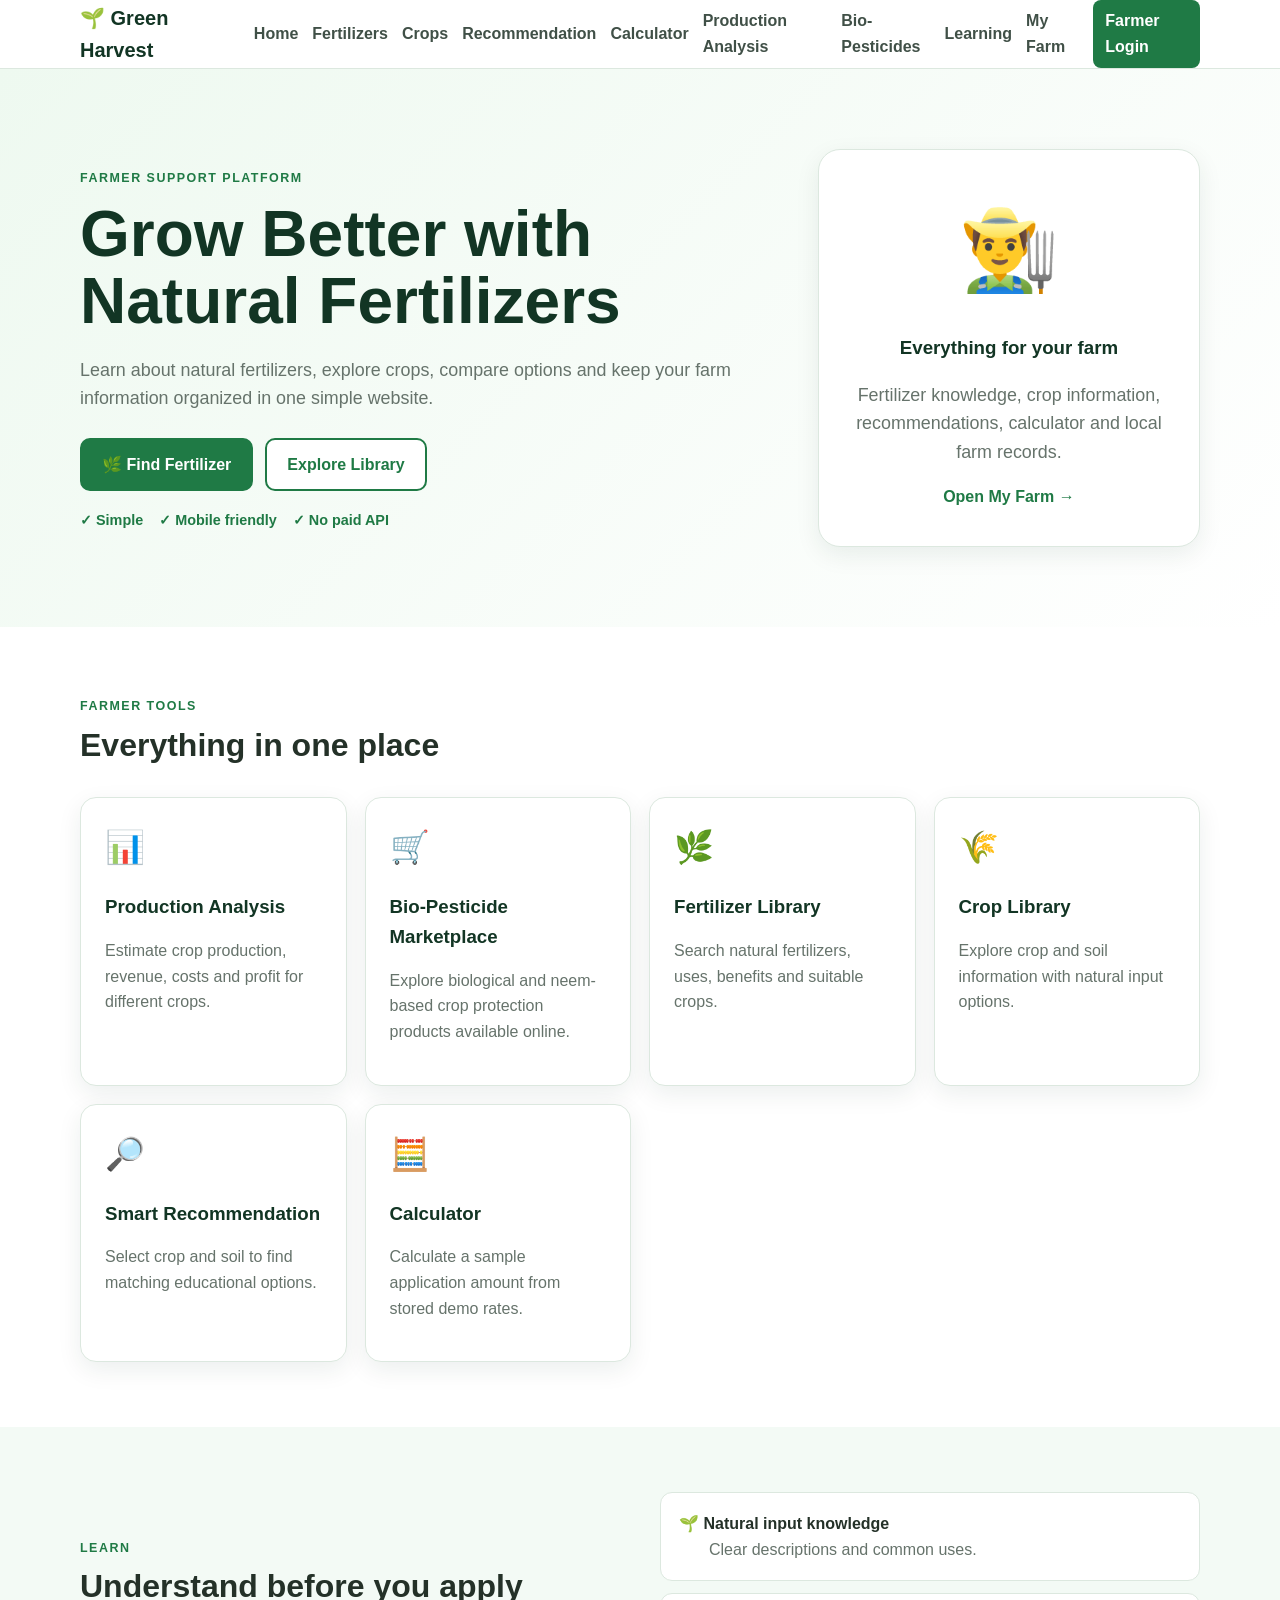
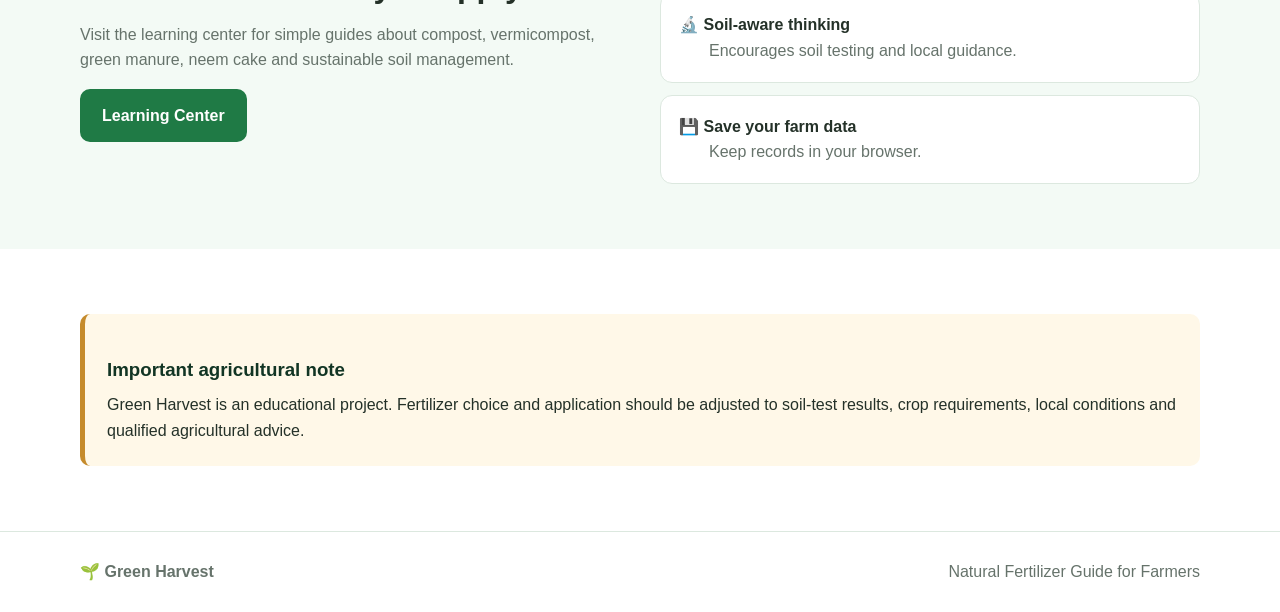
<file: index.html>
<!DOCTYPE html><html lang="en"><head><meta charset="UTF-8"><meta name="viewport" content="width=device-width,initial-scale=1.0"><meta name="description" content="Green Harvest helps farmers learn about natural fertilizers and sustainable farming."><title>Green Harvest | Farmer Support</title><link rel="stylesheet" href="css/style.css"></head><body><header class="site-header"><div class="container nav"><a class="brand" href="index.html">🌱 Green Harvest</a><button class="menu-toggle" id="menuToggle">☰</button><nav id="mainNav"><a href="index.html">Home</a><a href="pages/fertilizers.html">Fertilizers</a><a href="pages/crops.html">Crops</a><a href="pages/recommendation.html">Recommendation</a><a href="pages/calculator.html">Calculator</a><a href="pages/production-analysis.html">Production Analysis</a><a href="pages/pesticides.html">Bio-Pesticides</a><a href="pages/learning.html">Learning</a><a href="pages/dashboard.html">My Farm</a><a class="nav-cta" href="pages/login.html">Farmer Login</a></nav></div></header><main><section class="hero"><div class="container hero-grid"><div><span class="eyebrow">FARMER SUPPORT PLATFORM</span><h1>Grow Better with Natural Fertilizers</h1><p>Learn about natural fertilizers, explore crops, compare options and keep your farm information organized in one simple website.</p><div class="actions"><a class="btn" href="pages/recommendation.html">🌿 Find Fertilizer</a><a class="btn secondary" href="pages/fertilizers.html">Explore Library</a></div><div class="trust-row"><span>✓ Simple</span><span>✓ Mobile friendly</span><span>✓ No paid API</span></div></div><div class="hero-card"><div class="hero-icon">👨‍🌾</div><h3>Everything for your farm</h3><p>Fertilizer knowledge, crop information, recommendations, calculator and local farm records.</p><a class="text-link" href="pages/dashboard.html">Open My Farm →</a></div></div></section><section class="section"><div class="container"><div class="section-head"><div><span class="eyebrow">FARMER TOOLS</span><h2>Everything in one place</h2></div></div><div class="cards"><a class="card" href="pages/production-analysis.html"><span class="icon">📊</span><h3>Production Analysis</h3><p>Estimate crop production, revenue, costs and profit for different crops.</p></a><a class="card" href="pages/pesticides.html"><span class="icon">🛒</span><h3>Bio-Pesticide Marketplace</h3><p>Explore biological and neem-based crop protection products available online.</p></a><a class="card" href="pages/fertilizers.html"><span class="icon">🌿</span><h3>Fertilizer Library</h3><p>Search natural fertilizers, uses, benefits and suitable crops.</p></a><a class="card" href="pages/crops.html"><span class="icon">🌾</span><h3>Crop Library</h3><p>Explore crop and soil information with natural input options.</p></a><a class="card" href="pages/recommendation.html"><span class="icon">🔎</span><h3>Smart Recommendation</h3><p>Select crop and soil to find matching educational options.</p></a><a class="card" href="pages/calculator.html"><span class="icon">🧮</span><h3>Calculator</h3><p>Calculate a sample application amount from stored demo rates.</p></a></div></div></section><section class="section alt"><div class="container split"><div><span class="eyebrow">LEARN</span><h2>Understand before you apply</h2><p class="muted">Visit the learning center for simple guides about compost, vermicompost, green manure, neem cake and sustainable soil management.</p><a class="btn" href="pages/learning.html">Learning Center</a></div><div class="feature-list"><div>🌱 <strong>Natural input knowledge</strong><span>Clear descriptions and common uses.</span></div><div>🔬 <strong>Soil-aware thinking</strong><span>Encourages soil testing and local guidance.</span></div><div>💾 <strong>Save your farm data</strong><span>Keep records in your browser.</span></div></div></div></section><section class="section"><div class="container notice"><h3>Important agricultural note</h3><p>Green Harvest is an educational project. Fertilizer choice and application should be adjusted to soil-test results, crop requirements, local conditions and qualified agricultural advice.</p></div></section></main><footer><div class="container footer"><strong>🌱 Green Harvest</strong><span>Natural Fertilizer Guide for Farmers</span></div></footer><script src="js/app.js"></script></body></html>
</file>
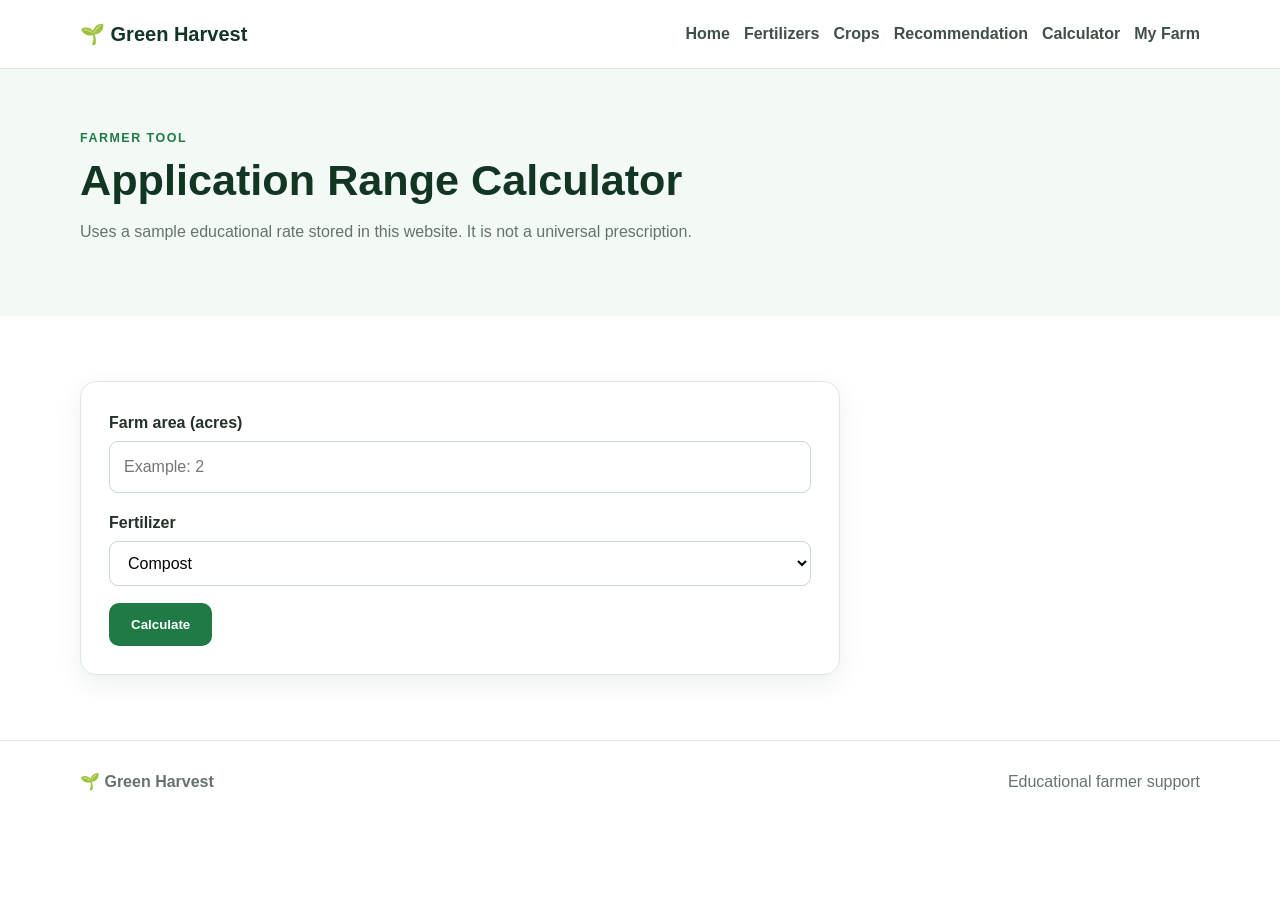
<file: pages/calculator.html>
<!DOCTYPE html><html lang="en"><head><meta charset="UTF-8"><meta name="viewport" content="width=device-width,initial-scale=1.0"><title>Calculator | Green Harvest</title><link rel="stylesheet" href="../css/style.css"></head><body><header class="site-header"><div class="container nav"><a class="brand" href="../index.html">🌱 Green Harvest</a><button class="menu-toggle" id="menuToggle">☰</button><nav id="mainNav"><a href="../index.html">Home</a><a href="fertilizers.html">Fertilizers</a><a href="crops.html">Crops</a><a href="recommendation.html">Recommendation</a><a href="calculator.html">Calculator</a><a href="dashboard.html">My Farm</a></nav></div></header><section class="page-head"><div class="container"><span class="eyebrow">FARMER TOOL</span><h1>Application Range Calculator</h1><p class="muted">Uses a sample educational rate stored in this website. It is not a universal prescription.</p></div></section><main class="section"><div class="container"><div class="form-card"><div class="field"><label>Farm area (acres)</label><input class="input" id="area" type="number" min="0" step="0.1" placeholder="Example: 2"></div><div class="field"><label>Fertilizer</label><select class="select" id="fertilizer"><option value="100">Compost</option><option value="80">Vermicompost</option><option value="50">Neem Cake</option><option value="100">Farmyard Manure</option></select></div><button class="btn" id="calc">Calculate</button><div id="result"></div></div></div></main><footer><div class="container footer"><strong>🌱 Green Harvest</strong><span>Educational farmer support</span></div></footer><script src="../js/app.js"></script><script>document.getElementById("calc").onclick=()=>{const area=Number(document.getElementById("area").value),rate=Number(document.getElementById("fertilizer").value),name=document.getElementById("fertilizer").selectedOptions[0].text;if(!area||area<0){document.getElementById("result").innerHTML='<div class="result danger">Please enter a valid farm area.</div>';return}const total=area*rate;document.getElementById("result").innerHTML='<div class="result"><h3>Educational estimate</h3><p><strong>'+name+'</strong></p><p>Farm area: '+area+' acre(s)</p><p>Sample rate used: '+rate+' kg/acre</p><p><strong>Calculated amount: '+total.toFixed(1)+' kg</strong></p><p class="small">This sample calculation is for the website demonstration. Actual application should be based on soil testing, crop requirements and local agricultural guidance.</p></div>'};</script></body></html>
</file>
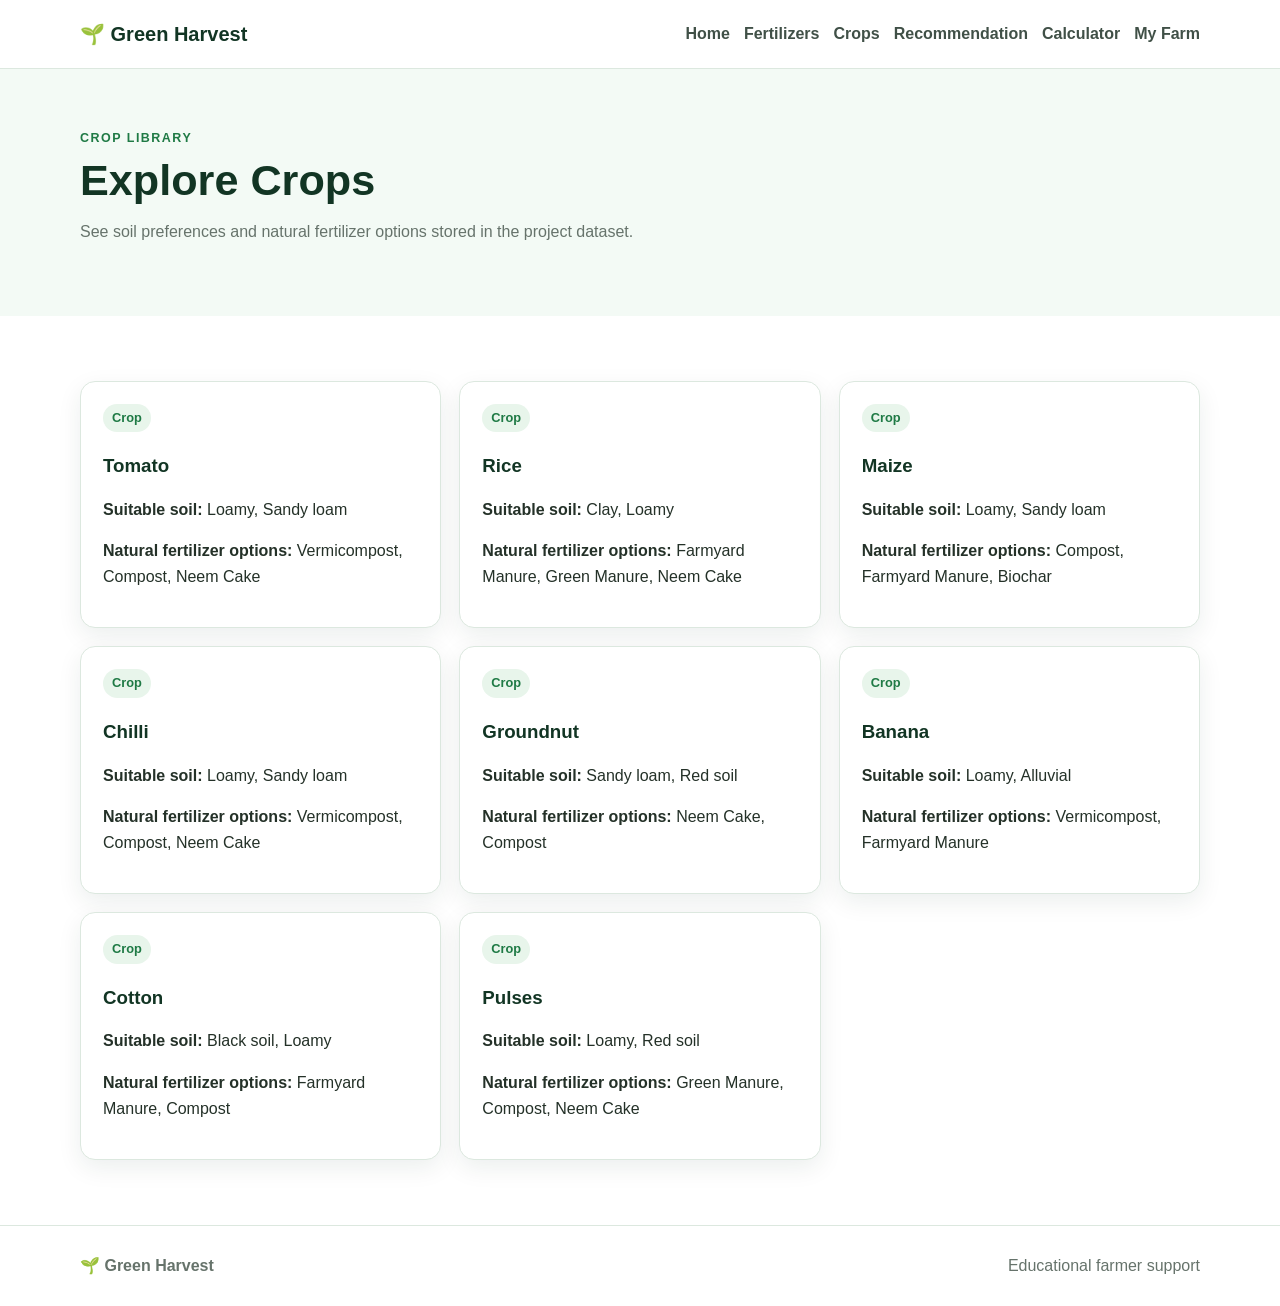
<file: pages/crops.html>
<!DOCTYPE html><html lang="en"><head><meta charset="UTF-8"><meta name="viewport" content="width=device-width,initial-scale=1.0"><title>Crops | Green Harvest</title><link rel="stylesheet" href="../css/style.css"></head><body><header class="site-header"><div class="container nav"><a class="brand" href="../index.html">🌱 Green Harvest</a><button class="menu-toggle" id="menuToggle">☰</button><nav id="mainNav"><a href="../index.html">Home</a><a href="fertilizers.html">Fertilizers</a><a href="crops.html">Crops</a><a href="recommendation.html">Recommendation</a><a href="calculator.html">Calculator</a><a href="dashboard.html">My Farm</a></nav></div></header><section class="page-head"><div class="container"><span class="eyebrow">CROP LIBRARY</span><h1>Explore Crops</h1><p class="muted">See soil preferences and natural fertilizer options stored in the project dataset.</p></div></section><main class="section"><div class="container"><div id="cropGrid" class="grid"></div></div></main><footer><div class="container footer"><strong>🌱 Green Harvest</strong><span>Educational farmer support</span></div></footer><script src="../js/app.js"></script><script src="../js/data.js"></script><script>document.getElementById("cropGrid").innerHTML=crops.map(c=>'<article class="item-card"><span class="tag">Crop</span><h3>'+c.name+'</h3><p><strong>Suitable soil:</strong> '+c.soil.join(", ")+'</p><p><strong>Natural fertilizer options:</strong> '+c.fertilizers.join(", ")+'</p></article>').join("");</script></body></html>
</file>
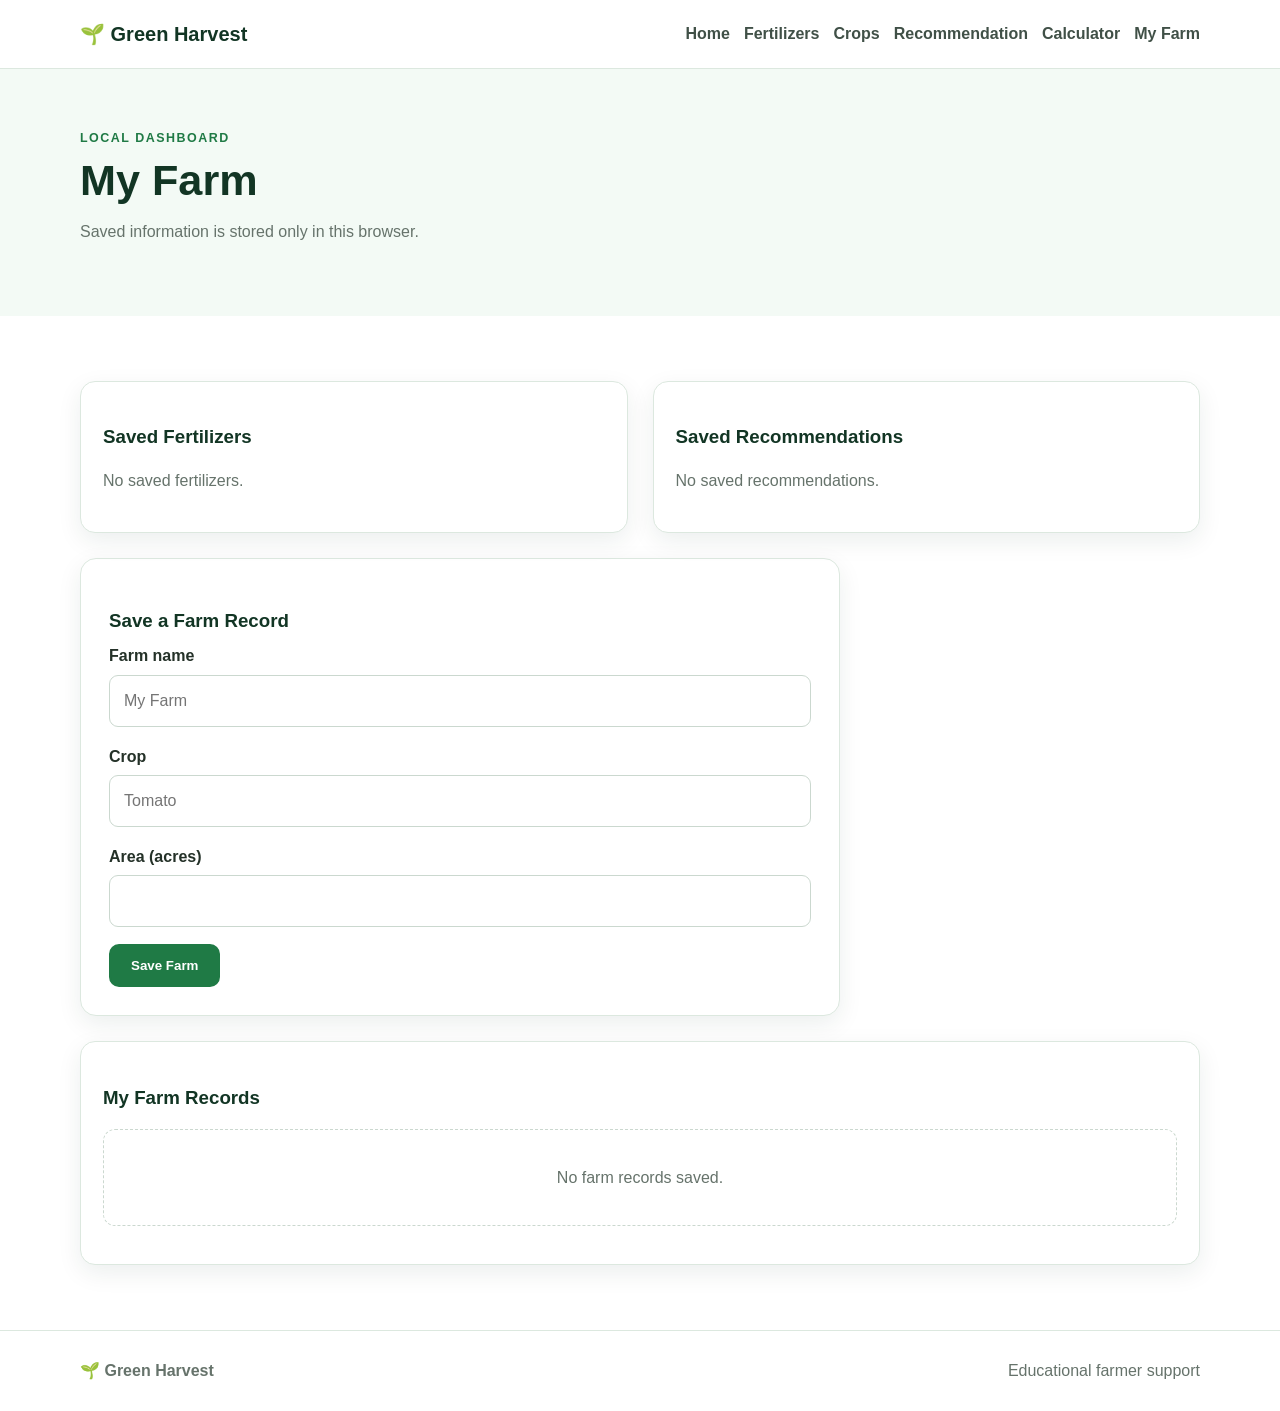
<file: pages/dashboard.html>
<!DOCTYPE html><html lang="en"><head><meta charset="UTF-8"><meta name="viewport" content="width=device-width,initial-scale=1.0"><title>My Farm | Green Harvest</title><link rel="stylesheet" href="../css/style.css"></head><body><header class="site-header"><div class="container nav"><a class="brand" href="../index.html">🌱 Green Harvest</a><button class="menu-toggle" id="menuToggle">☰</button><nav id="mainNav"><a href="../index.html">Home</a><a href="fertilizers.html">Fertilizers</a><a href="crops.html">Crops</a><a href="recommendation.html">Recommendation</a><a href="calculator.html">Calculator</a><a href="dashboard.html">My Farm</a></nav></div></header><section class="page-head"><div class="container"><span class="eyebrow">LOCAL DASHBOARD</span><h1>My Farm</h1><p class="muted">Saved information is stored only in this browser.</p></div></section><main class="section"><div class="container"><div class="two-col"><div class="item-card"><h3>Saved Fertilizers</h3><div id="savedF"></div></div><div class="item-card"><h3>Saved Recommendations</h3><div id="savedR"></div></div></div><div class="form-card" style="margin-top:25px"><h3>Save a Farm Record</h3><div class="field"><label>Farm name</label><input id="farm" class="input" placeholder="My Farm"></div><div class="field"><label>Crop</label><input id="farmCrop" class="input" placeholder="Tomato"></div><div class="field"><label>Area (acres)</label><input id="farmArea" class="input" type="number" step="0.1"></div><button class="btn" id="saveFarm">Save Farm</button><div id="farmMsg"></div></div><div class="item-card" style="margin-top:25px"><h3>My Farm Records</h3><div id="farms"></div></div></div></main><footer><div class="container footer"><strong>🌱 Green Harvest</strong><span>Educational farmer support</span></div></footer><script src="../js/app.js"></script><script>function show(){const f=getItems("savedFertilizers"),r=getItems("recommendations"),farms=getItems("farms");document.getElementById("savedF").innerHTML=f.length?f.map(x=>'<p>🌿 '+escapeHtml(x.name)+'</p>').join(""):'<p class="muted">No saved fertilizers.</p>';document.getElementById("savedR").innerHTML=r.length?r.map(x=>'<p>🔎 '+escapeHtml(x.crop)+' — '+escapeHtml(x.soil)+'</p>').join(""):'<p class="muted">No saved recommendations.</p>';document.getElementById("farms").innerHTML=farms.length?farms.map((x,i)=>'<div class="result"><strong>'+escapeHtml(x.name)+'</strong><p>Crop: '+escapeHtml(x.crop)+' | Area: '+escapeHtml(x.area)+' acre(s)</p><button class="btn secondary" onclick="removeFarm('+i+')">Delete</button></div>').join(""):'<p class="empty">No farm records saved.</p>'}function removeFarm(i){const f=getItems("farms");f.splice(i,1);localStorage.setItem("farms",JSON.stringify(f));show()}document.getElementById("saveFarm").onclick=()=>{const name=document.getElementById("farm").value.trim(),crop=document.getElementById("farmCrop").value.trim(),area=document.getElementById("farmArea").value;if(!name||!crop||!area){document.getElementById("farmMsg").innerHTML='<p class="danger">Please fill all fields.</p>';return}saveItem("farms",{name,crop,area});document.getElementById("farmMsg").innerHTML='<p class="success">Farm record saved.</p>';show()};show();</script></body></html>
</file>
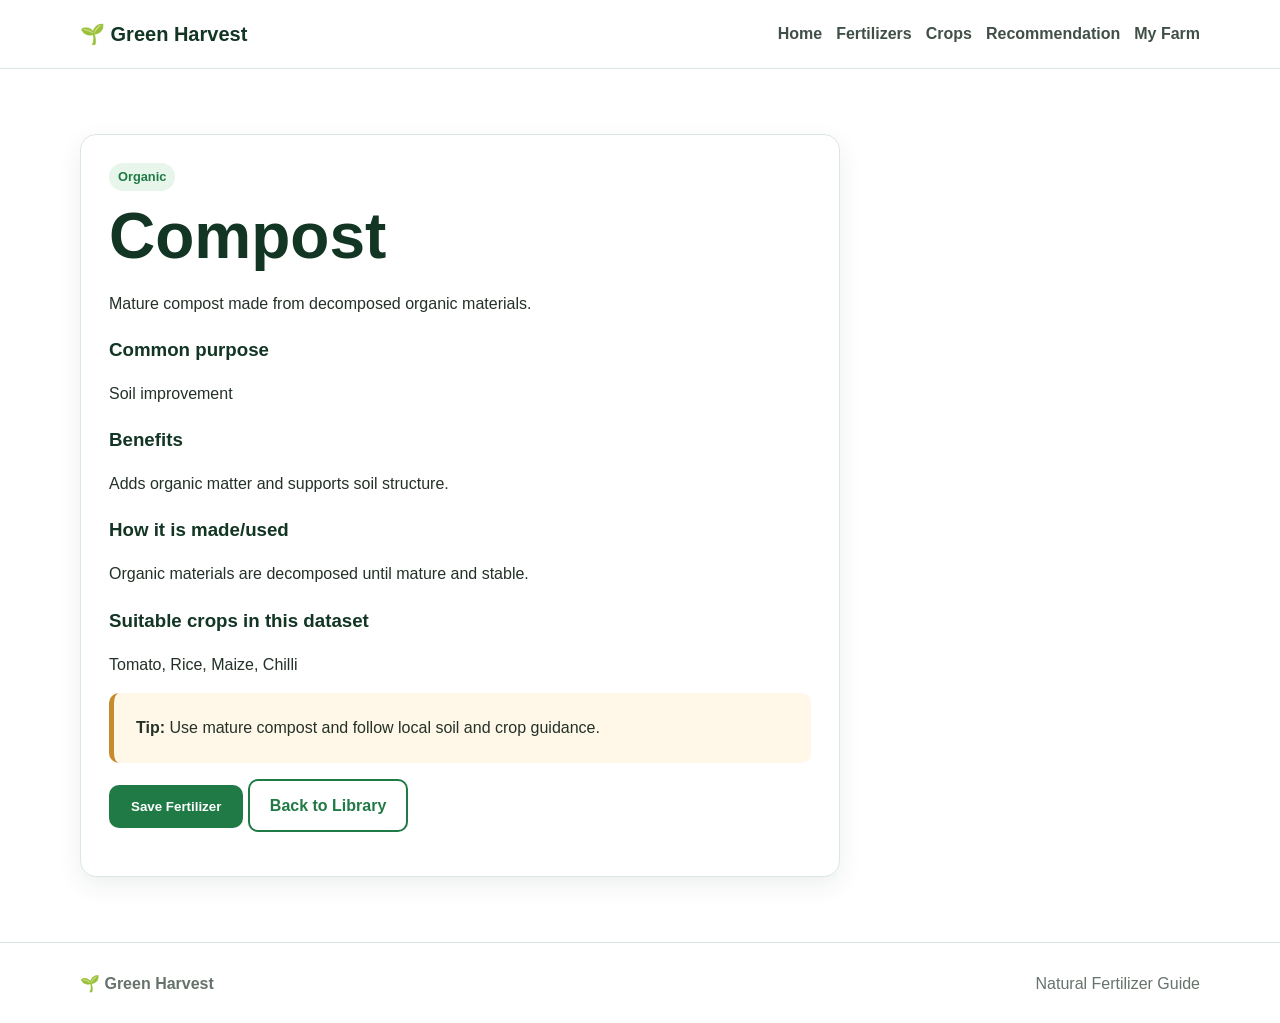
<file: pages/fertilizer-details.html>
<!DOCTYPE html><html lang="en"><head><meta charset="UTF-8"><meta name="viewport" content="width=device-width,initial-scale=1.0"><title>Fertilizer Details | Green Harvest</title><link rel="stylesheet" href="../css/style.css"></head><body><header class="site-header"><div class="container nav"><a class="brand" href="../index.html">🌱 Green Harvest</a><button class="menu-toggle" id="menuToggle">☰</button><nav id="mainNav"><a href="../index.html">Home</a><a href="fertilizers.html">Fertilizers</a><a href="crops.html">Crops</a><a href="recommendation.html">Recommendation</a><a href="dashboard.html">My Farm</a></nav></div></header><main class="section"><div class="container"><div id="details" class="form-card"></div></div></main><footer><div class="container footer"><strong>🌱 Green Harvest</strong><span>Natural Fertilizer Guide</span></div></footer><script src="../js/app.js"></script><script src="../js/data.js"></script><script>const id=new URLSearchParams(location.search).get("id")||"compost",f=fertilizers.find(x=>x.id===id)||fertilizers[0];document.getElementById("details").innerHTML='<span class="tag">'+escapeHtml(f.type)+'</span><h1>'+escapeHtml(f.name)+'</h1><p>'+escapeHtml(f.description)+'</p><h3>Common purpose</h3><p>'+escapeHtml(f.purpose)+'</p><h3>Benefits</h3><p>'+escapeHtml(f.benefit)+'</p><h3>How it is made/used</h3><p>'+escapeHtml(f.how)+'</p><h3>Suitable crops in this dataset</h3><p>'+escapeHtml(f.crops.join(", "))+'</p><div class="notice"><strong>Tip:</strong> '+escapeHtml(f.tip)+'</div><p><button class="btn" onclick="saveItem(\'savedFertilizers\',{name:\''+f.name+'\'})">Save Fertilizer</button> <a class="btn secondary" href="fertilizers.html">Back to Library</a></p>';</script></body></html>
</file>
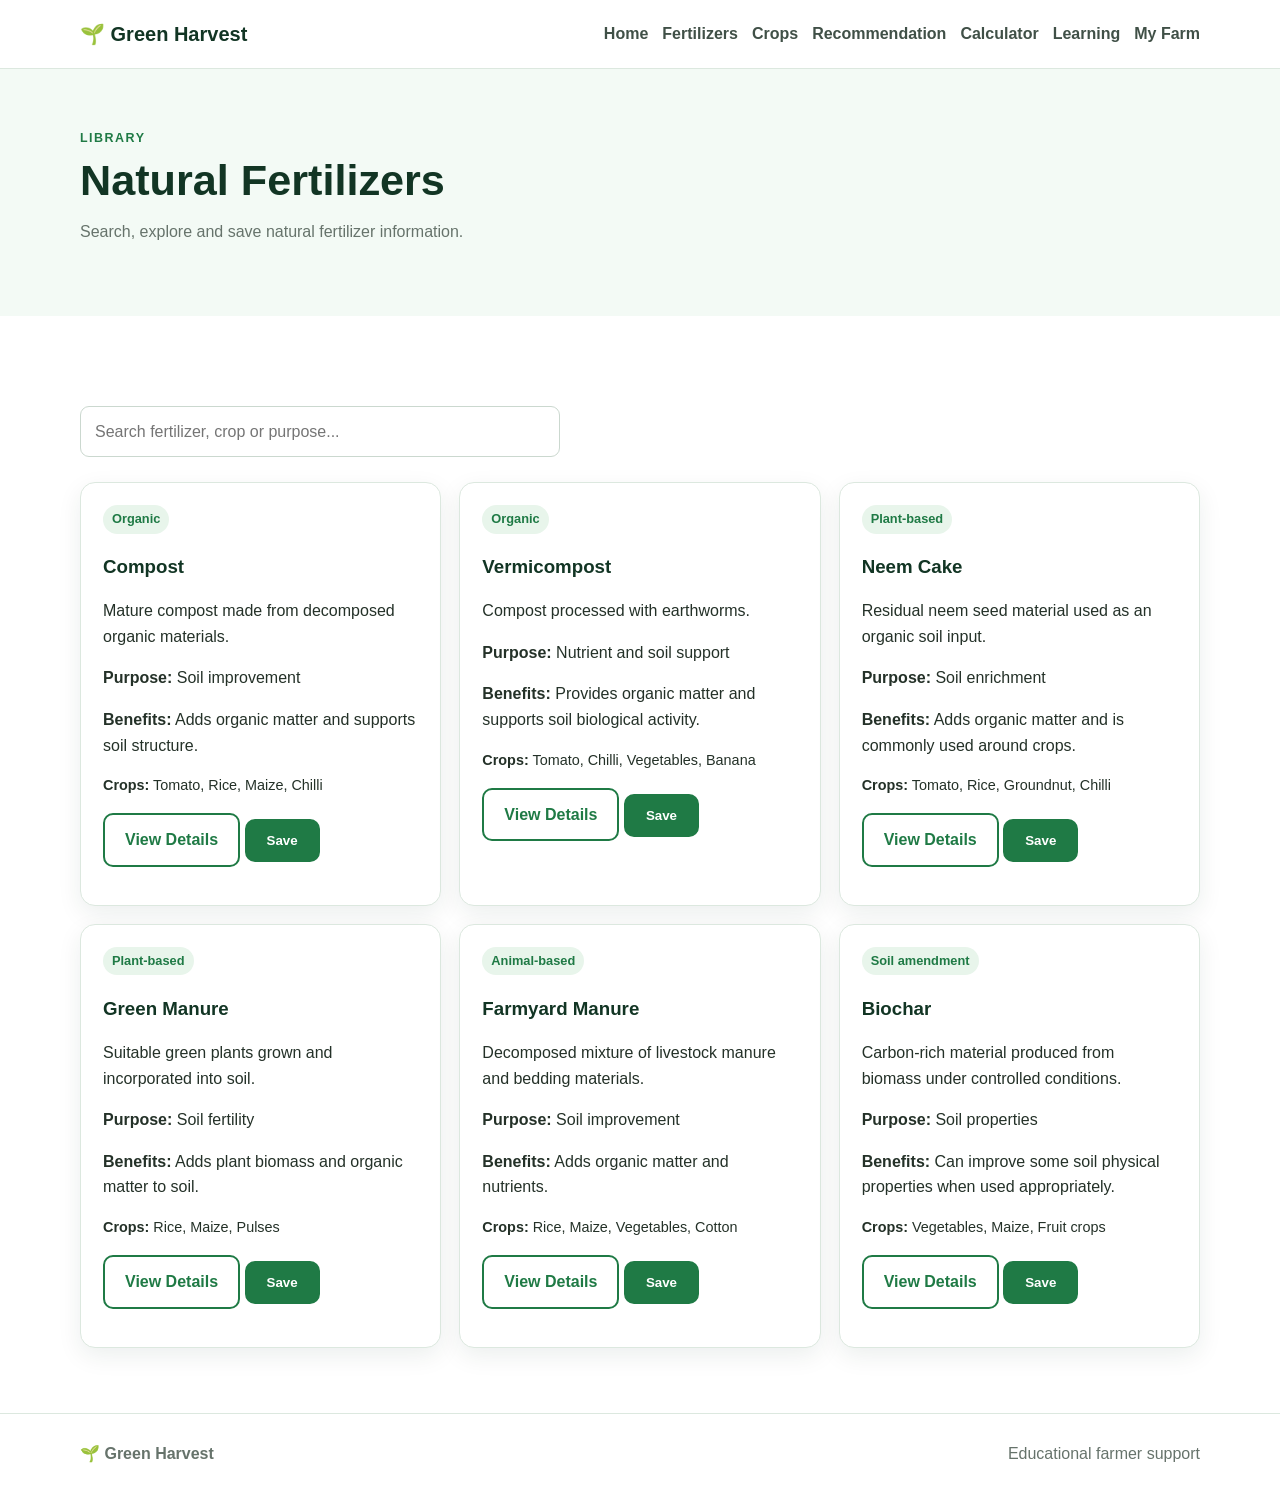
<file: pages/fertilizers.html>
<!DOCTYPE html><html lang="en"><head><meta charset="UTF-8"><meta name="viewport" content="width=device-width,initial-scale=1.0"><title>Fertilizer Library | Green Harvest</title><link rel="stylesheet" href="../css/style.css"></head><body><header class="site-header"><div class="container nav"><a class="brand" href="../index.html">🌱 Green Harvest</a><button class="menu-toggle" id="menuToggle">☰</button><nav id="mainNav"><a href="../index.html">Home</a><a href="fertilizers.html">Fertilizers</a><a href="crops.html">Crops</a><a href="recommendation.html">Recommendation</a><a href="calculator.html">Calculator</a><a href="learning.html">Learning</a><a href="dashboard.html">My Farm</a></nav></div></header><section class="page-head"><div class="container"><span class="eyebrow">LIBRARY</span><h1>Natural Fertilizers</h1><p class="muted">Search, explore and save natural fertilizer information.</p></div></section><main class="section"><div class="container"><div class="toolbar"><input class="input" id="search" placeholder="Search fertilizer, crop or purpose..."></div><div id="fertilizerGrid" class="grid"></div></div></main><footer><div class="container footer"><strong>🌱 Green Harvest</strong><span>Educational farmer support</span></div></footer><script src="../js/app.js"></script><script src="../js/data.js"></script><script>const grid=document.getElementById("fertilizerGrid"),search=document.getElementById("search");function render(){const q=search.value.toLowerCase();const list=fertilizers.filter(f=>(f.name+" "+f.type+" "+f.purpose+" "+f.crops.join(" ")).toLowerCase().includes(q));grid.innerHTML=list.map(f=>'<article class="item-card"><span class="tag">'+escapeHtml(f.type)+'</span><h3>'+escapeHtml(f.name)+'</h3><p>'+escapeHtml(f.description)+'</p><p><strong>Purpose:</strong> '+escapeHtml(f.purpose)+'</p><p><strong>Benefits:</strong> '+escapeHtml(f.benefit)+'</p><p class="small"><strong>Crops:</strong> '+escapeHtml(f.crops.join(", "))+'</p><p><a class="btn secondary" href="fertilizer-details.html?id='+encodeURIComponent(f.id)+'">View Details</a> <button class="btn" onclick="saveItem(\'savedFertilizers\',{name:\''+f.name+'\'})">Save</button></p></article>').join("")||'<div class="empty">No fertilizers found.</div>'}search.addEventListener("input",render);render();</script></body></html>
</file>
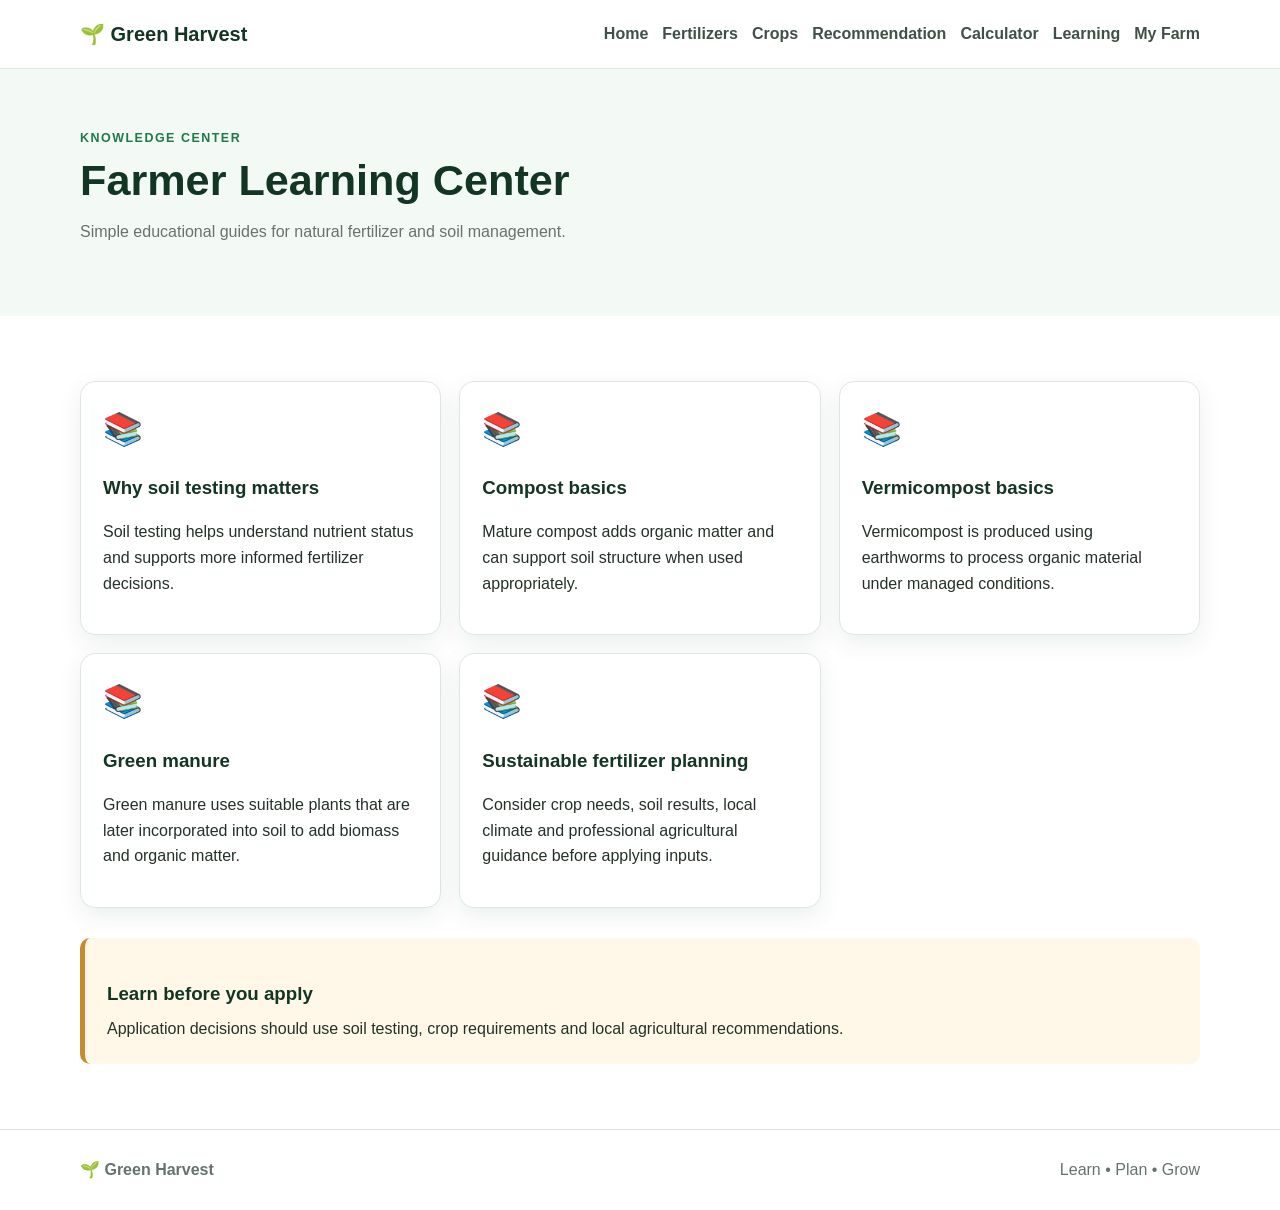
<file: pages/learning.html>
<!DOCTYPE html><html lang="en"><head><meta charset="UTF-8"><meta name="viewport" content="width=device-width,initial-scale=1.0"><title>Learning Center | Green Harvest</title><link rel="stylesheet" href="../css/style.css"></head><body><header class="site-header"><div class="container nav"><a class="brand" href="../index.html">🌱 Green Harvest</a><button class="menu-toggle" id="menuToggle">☰</button><nav id="mainNav"><a href="../index.html">Home</a><a href="fertilizers.html">Fertilizers</a><a href="crops.html">Crops</a><a href="recommendation.html">Recommendation</a><a href="calculator.html">Calculator</a><a href="learning.html">Learning</a><a href="dashboard.html">My Farm</a></nav></div></header><section class="page-head"><div class="container"><span class="eyebrow">KNOWLEDGE CENTER</span><h1>Farmer Learning Center</h1><p class="muted">Simple educational guides for natural fertilizer and soil management.</p></div></section><main class="section"><div class="container"><div id="articles" class="grid"></div><div class="notice" style="margin-top:30px"><h3>Learn before you apply</h3><p>Application decisions should use soil testing, crop requirements and local agricultural recommendations.</p></div></div></main><footer><div class="container footer"><strong>🌱 Green Harvest</strong><span>Learn • Plan • Grow</span></div></footer><script src="../js/app.js"></script><script src="../js/data.js"></script><script>document.getElementById("articles").innerHTML=articles.map(a=>'<article class="item-card"><span class="icon">📚</span><h3>'+escapeHtml(a.title)+'</h3><p>'+escapeHtml(a.text)+'</p></article>').join("");</script></body></html>
</file>
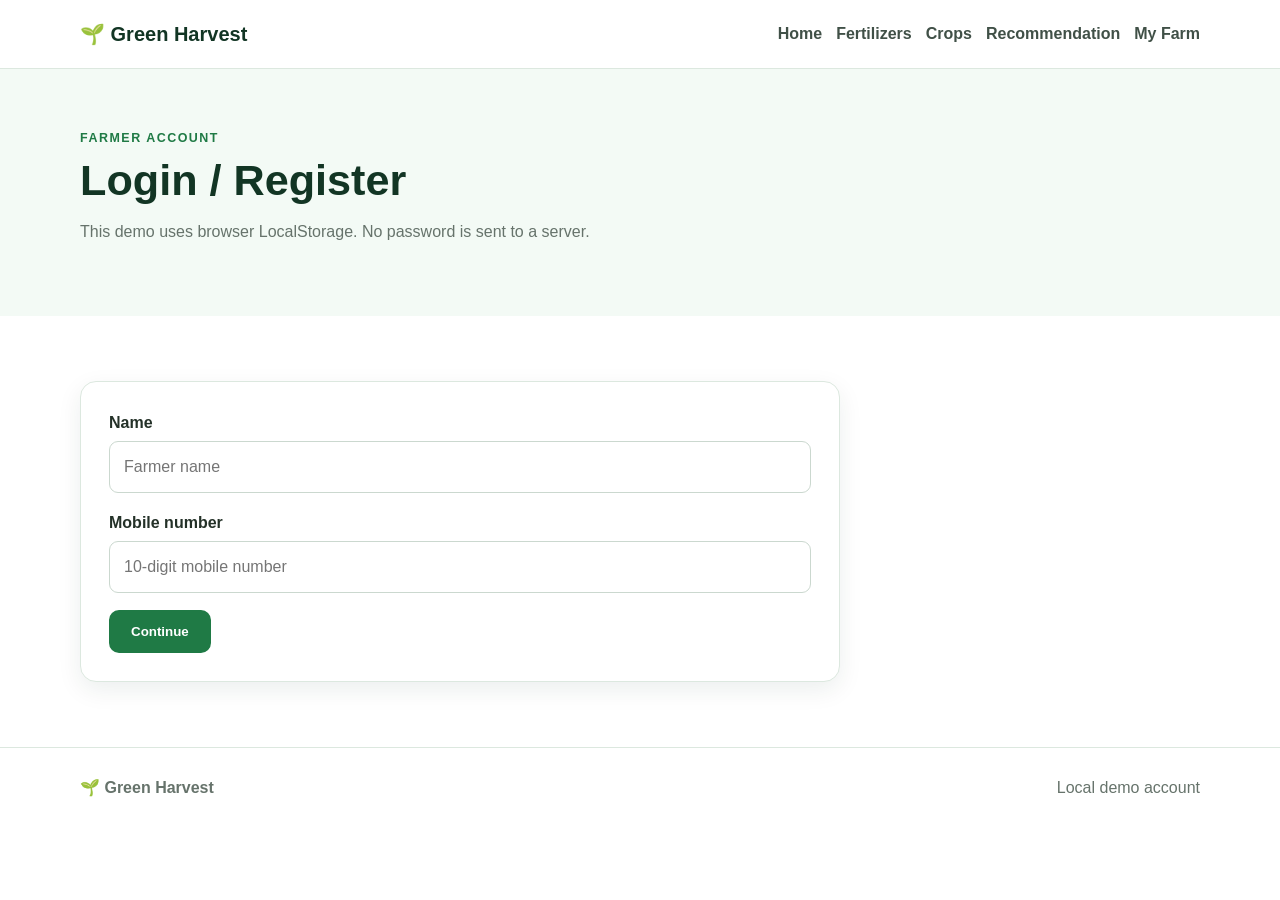
<file: pages/login.html>
<!DOCTYPE html><html lang="en"><head><meta charset="UTF-8"><meta name="viewport" content="width=device-width,initial-scale=1.0"><title>Farmer Login | Green Harvest</title><link rel="stylesheet" href="../css/style.css"></head><body><header class="site-header"><div class="container nav"><a class="brand" href="../index.html">🌱 Green Harvest</a><button class="menu-toggle" id="menuToggle">☰</button><nav id="mainNav"><a href="../index.html">Home</a><a href="fertilizers.html">Fertilizers</a><a href="crops.html">Crops</a><a href="recommendation.html">Recommendation</a><a href="dashboard.html">My Farm</a></nav></div></header><section class="page-head"><div class="container"><span class="eyebrow">FARMER ACCOUNT</span><h1>Login / Register</h1><p class="muted">This demo uses browser LocalStorage. No password is sent to a server.</p></div></section><main class="section"><div class="container"><div class="form-card"><div class="field"><label>Name</label><input id="name" class="input" placeholder="Farmer name"></div><div class="field"><label>Mobile number</label><input id="mobile" class="input" inputmode="numeric" placeholder="10-digit mobile number"></div><button class="btn" id="login">Continue</button><div id="msg"></div></div></div></main><footer><div class="container footer"><strong>🌱 Green Harvest</strong><span>Local demo account</span></div></footer><script src="../js/app.js"></script><script>const old=currentUser();if(old){document.getElementById("name").value=old.name||"";document.getElementById("mobile").value=old.mobile||""}document.getElementById("login").onclick=()=>{const name=document.getElementById("name").value.trim(),mobile=document.getElementById("mobile").value.trim();if(name.length<2||!/^[0-9]{10}$/.test(mobile)){document.getElementById("msg").innerHTML='<p class="danger">Enter a valid name and 10-digit mobile number.</p>';return}localStorage.setItem("greenHarvestUser",JSON.stringify({name,mobile}));document.getElementById("msg").innerHTML='<p class="success">Welcome, '+escapeHtml(name)+'! Your local account is ready.</p><p><a class="btn" href="dashboard.html">Open My Farm</a></p>'};</script></body></html>
</file>
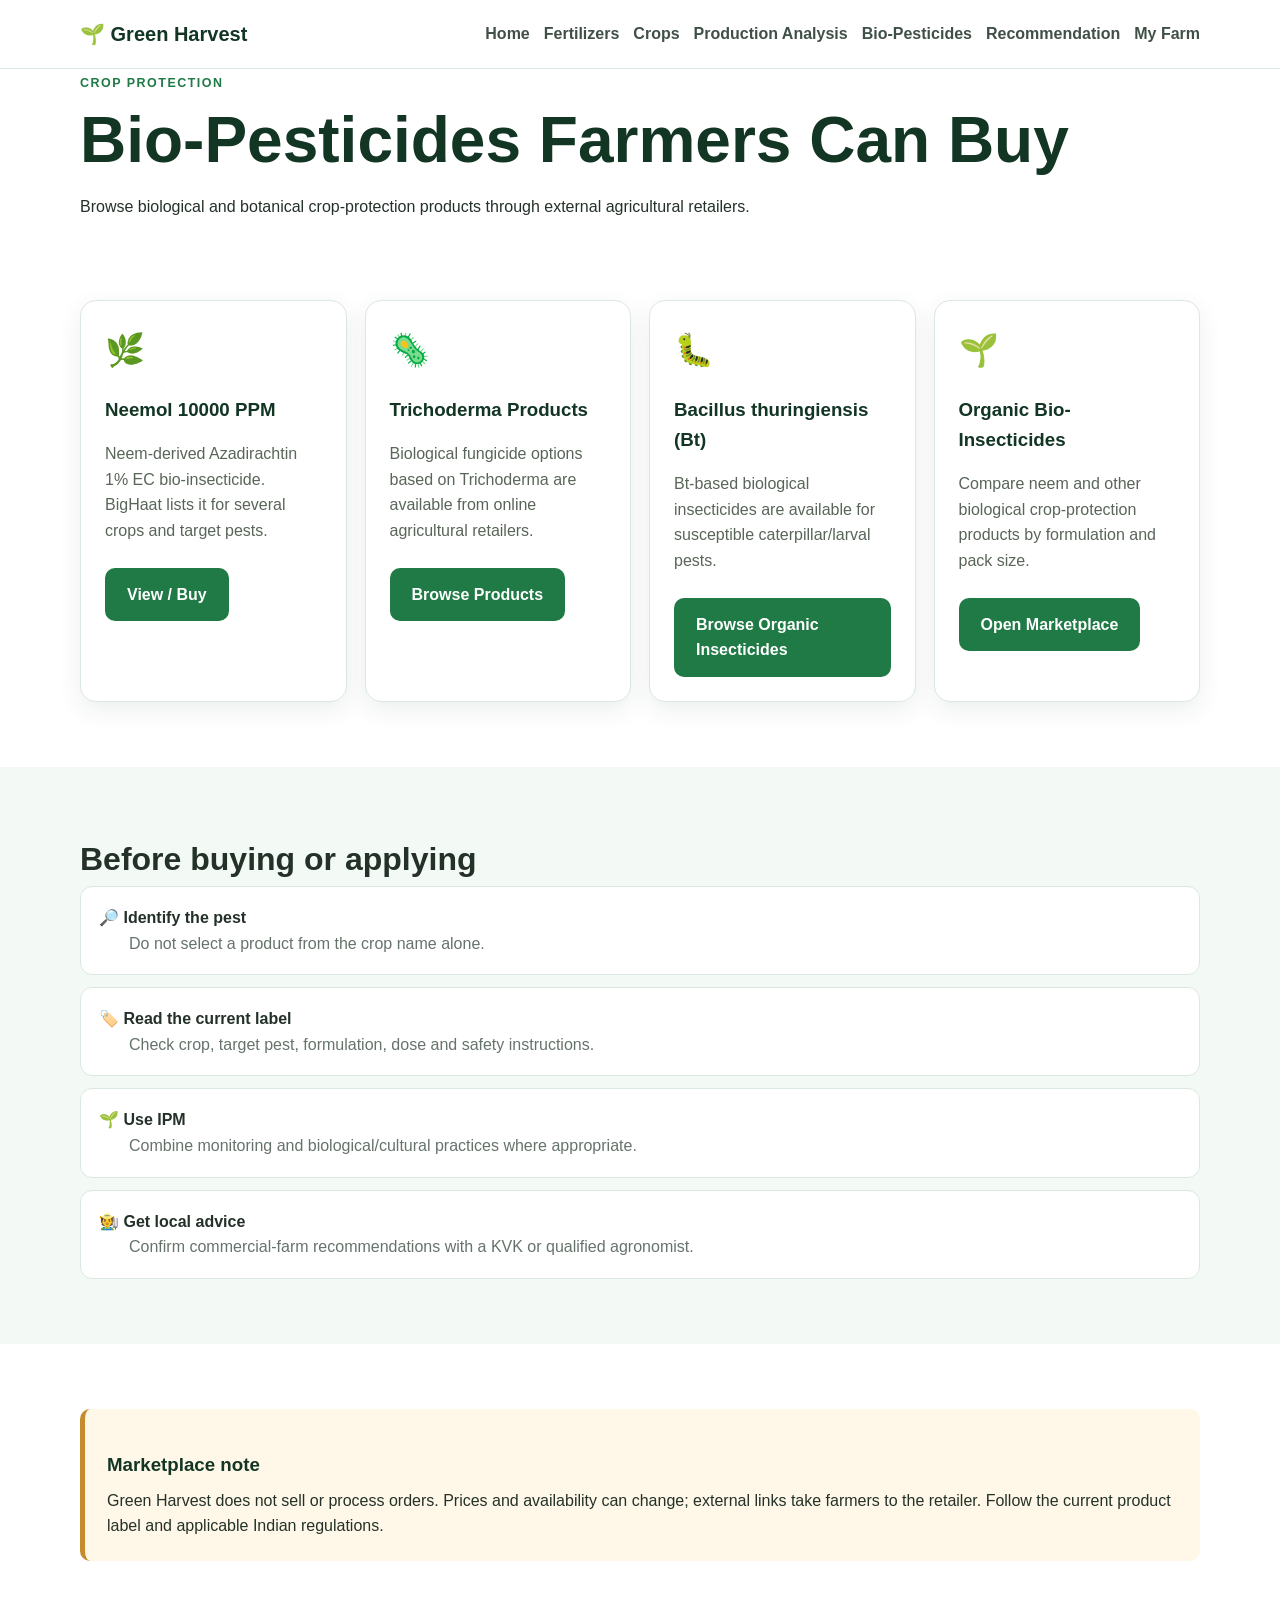
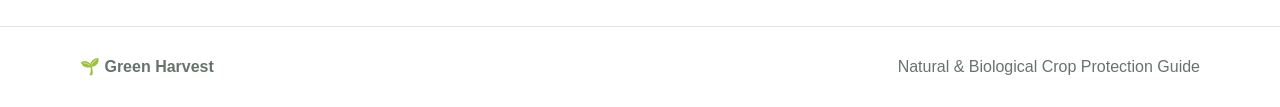
<file: pages/pesticides.html>
<!doctype html><html lang="en"><head><meta charset="utf-8"><meta name="viewport" content="width=device-width,initial-scale=1"><title>Green Harvest | Bio-Pesticides</title><link rel="stylesheet" href="../css/style.css"></head><body>
<header class="site-header"><div class="container nav"><a class="brand" href="../index.html">🌱 Green Harvest</a><button class="menu-toggle" id="menuToggle">☰</button><nav id="mainNav"><a href="../index.html">Home</a><a href="fertilizers.html">Fertilizers</a><a href="crops.html">Crops</a><a href="production-analysis.html">Production Analysis</a><a href="pesticides.html">Bio-Pesticides</a><a href="recommendation.html">Recommendation</a><a href="dashboard.html">My Farm</a></nav></div></header>
<main><section class="page-hero"><div class="container"><span class="eyebrow">CROP PROTECTION</span><h1>Bio-Pesticides Farmers Can Buy</h1><p>Browse biological and botanical crop-protection products through external agricultural retailers.</p></div></section>
<section class="section"><div class="container"><div class="cards">
<article class="card product-card"><span class="icon">🌿</span><h3>Neemol 10000 PPM</h3><p>Neem-derived Azadirachtin 1% EC bio-insecticide. BigHaat lists it for several crops and target pests.</p><a class="btn" target="_blank" rel="noopener" href="https://www.bighaat.com/products/neemol-10000-ppm">View / Buy</a></article>
<article class="card product-card"><span class="icon">🦠</span><h3>Trichoderma Products</h3><p>Biological fungicide options based on Trichoderma are available from online agricultural retailers.</p><a class="btn" target="_blank" rel="noopener" href="https://www.bighaat.com/collections/margo-crop-protection">Browse Products</a></article>
<article class="card product-card"><span class="icon">🐛</span><h3>Bacillus thuringiensis (Bt)</h3><p>Bt-based biological insecticides are available for susceptible caterpillar/larval pests.</p><a class="btn" target="_blank" rel="noopener" href="https://www.bighaat.com/collections/pesticides-insecticides-for-organic-farming">Browse Organic Insecticides</a></article>
<article class="card product-card"><span class="icon">🌱</span><h3>Organic Bio-Insecticides</h3><p>Compare neem and other biological crop-protection products by formulation and pack size.</p><a class="btn" target="_blank" rel="noopener" href="https://www.bighaat.com/collections/organic-or-bio-insecticides">Open Marketplace</a></article>
</div></div></section>
<section class="section alt"><div class="container"><h2>Before buying or applying</h2><div class="feature-list"><div>🔎 <strong>Identify the pest</strong><span>Do not select a product from the crop name alone.</span></div><div>🏷️ <strong>Read the current label</strong><span>Check crop, target pest, formulation, dose and safety instructions.</span></div><div>🌱 <strong>Use IPM</strong><span>Combine monitoring and biological/cultural practices where appropriate.</span></div><div>🧑‍🌾 <strong>Get local advice</strong><span>Confirm commercial-farm recommendations with a KVK or qualified agronomist.</span></div></div></div></section>
<section class="section"><div class="container notice"><h3>Marketplace note</h3><p>Green Harvest does not sell or process orders. Prices and availability can change; external links take farmers to the retailer. Follow the current product label and applicable Indian regulations.</p></div></section></main><footer><div class="container footer"><strong>🌱 Green Harvest</strong><span>Natural & Biological Crop Protection Guide</span></div></footer><script src="../js/app.js"></script></body></html>
</file>
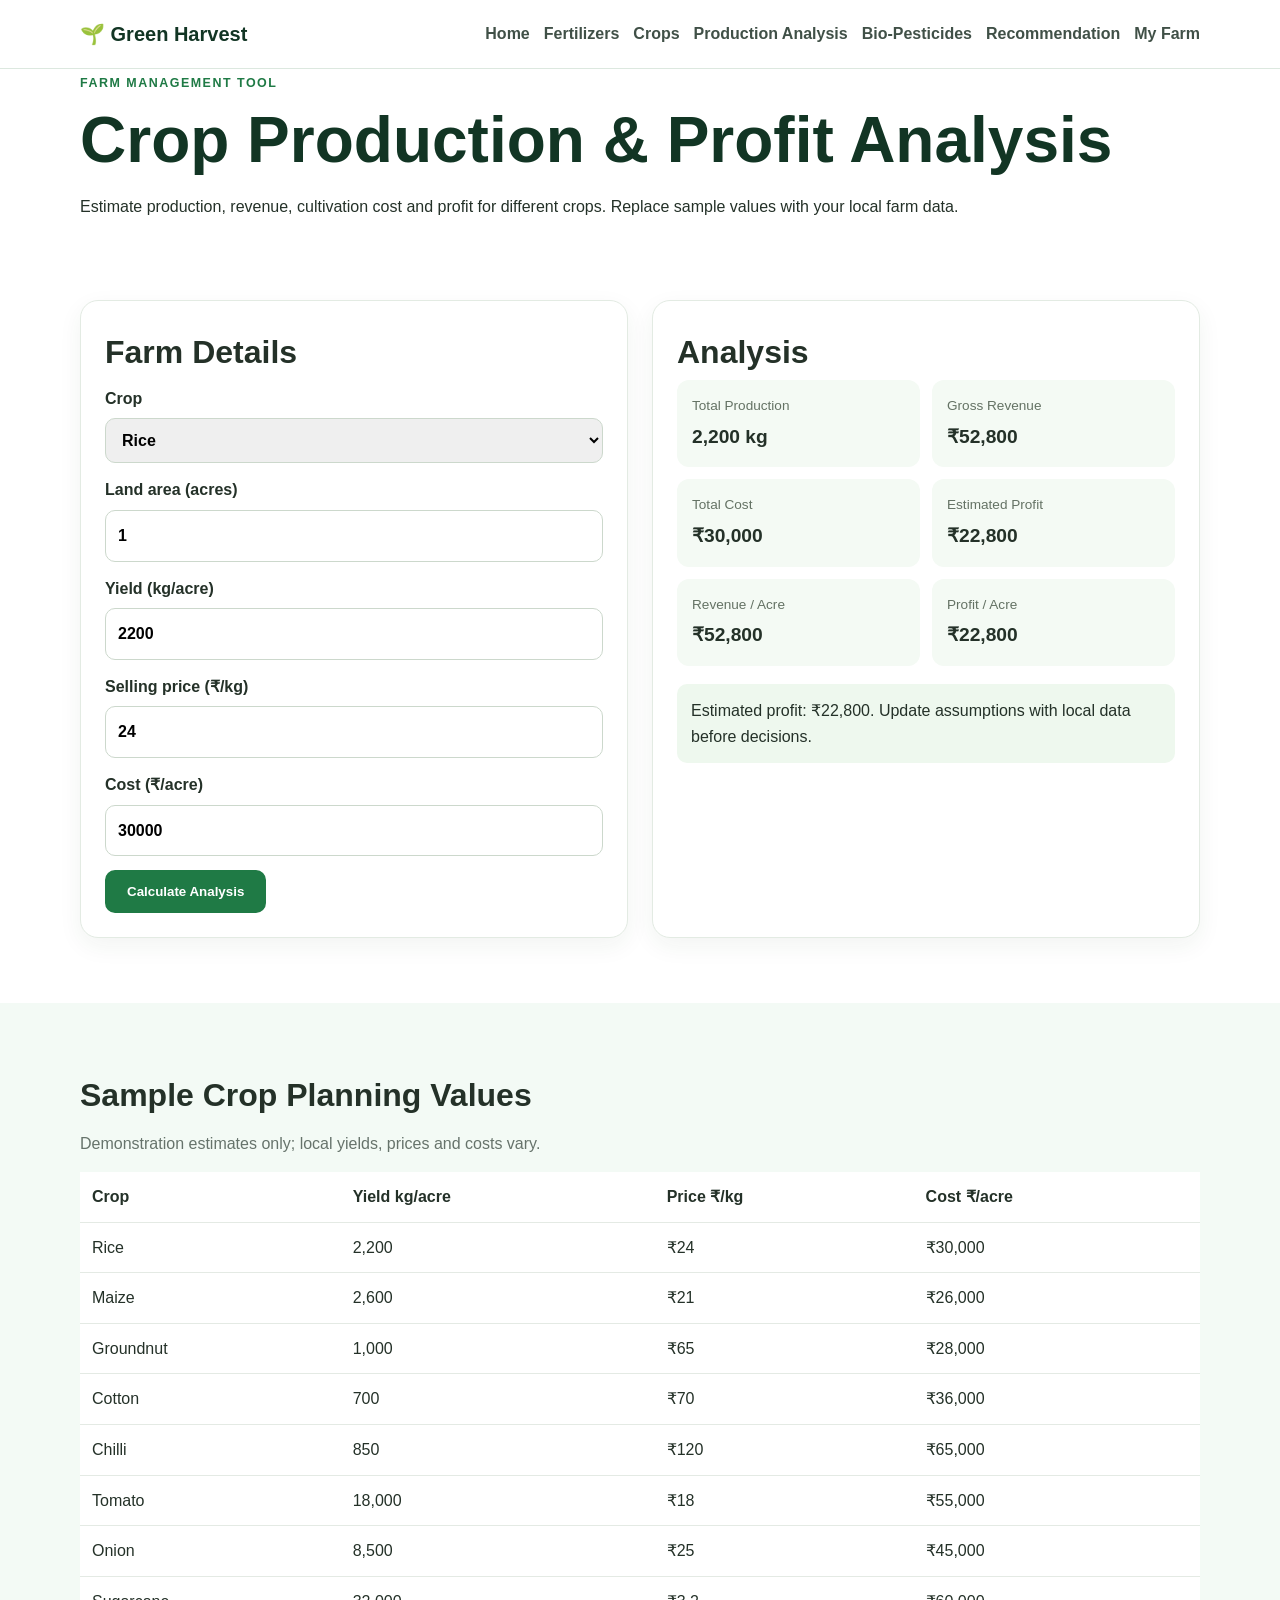
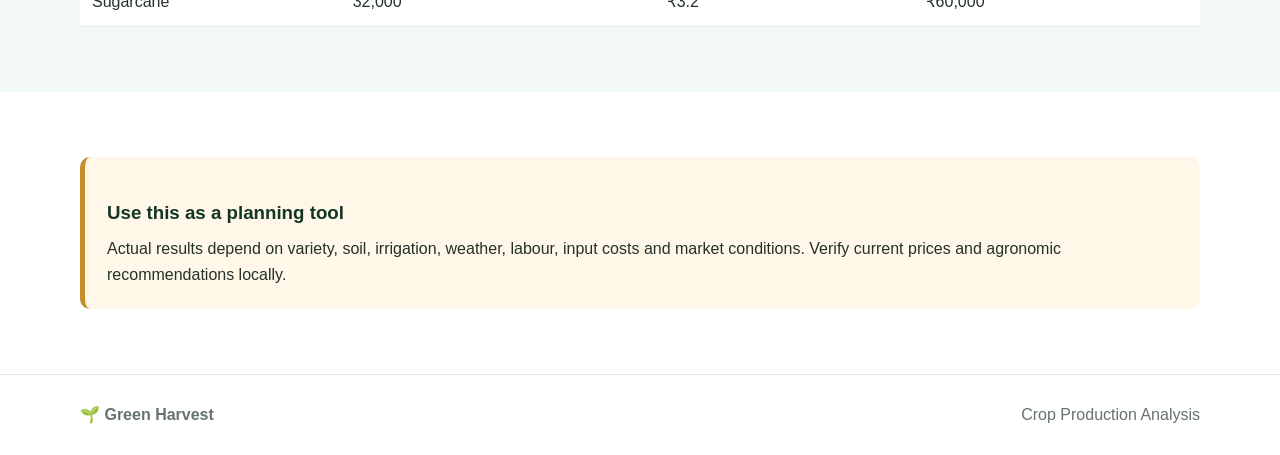
<file: pages/production-analysis.html>
<!doctype html><html lang="en"><head><meta charset="utf-8"><meta name="viewport" content="width=device-width,initial-scale=1"><title>Green Harvest | Production Analysis</title><link rel="stylesheet" href="../css/style.css"></head><body>
<header class="site-header"><div class="container nav"><a class="brand" href="../index.html">🌱 Green Harvest</a><button class="menu-toggle" id="menuToggle">☰</button><nav id="mainNav"><a href="../index.html">Home</a><a href="fertilizers.html">Fertilizers</a><a href="crops.html">Crops</a><a href="production-analysis.html">Production Analysis</a><a href="pesticides.html">Bio-Pesticides</a><a href="recommendation.html">Recommendation</a><a href="dashboard.html">My Farm</a></nav></div></header>
<main><section class="page-hero"><div class="container"><span class="eyebrow">FARM MANAGEMENT TOOL</span><h1>Crop Production & Profit Analysis</h1><p>Estimate production, revenue, cultivation cost and profit for different crops. Replace sample values with your local farm data.</p></div></section>
<section class="section"><div class="container"><div class="analysis-grid"><div class="panel"><h2>Farm Details</h2><label>Crop<select id="crop"></select></label><label>Land area (acres)<input id="area" type="number" min=".1" step=".1" value="1"></label><label>Yield (kg/acre)<input id="yield" type="number" min="0" step="1"></label><label>Selling price (₹/kg)<input id="price" type="number" min="0" step=".01"></label><label>Cost (₹/acre)<input id="cost" type="number" min="0" step="100"></label><button class="btn" id="calc">Calculate Analysis</button></div>
<div class="panel"><h2>Analysis</h2><div class="metric-grid"><div class="metric"><span>Total Production</span><strong id="prod">0 kg</strong></div><div class="metric"><span>Gross Revenue</span><strong id="rev">₹0</strong></div><div class="metric"><span>Total Cost</span><strong id="tcost">₹0</strong></div><div class="metric"><span>Estimated Profit</span><strong id="profit">₹0</strong></div><div class="metric"><span>Revenue / Acre</span><strong id="ra">₹0</strong></div><div class="metric"><span>Profit / Acre</span><strong id="pa">₹0</strong></div></div><div class="result-note" id="note">Enter details and calculate.</div></div></div></div></section>
<section class="section alt"><div class="container"><h2>Sample Crop Planning Values</h2><p class="muted">Demonstration estimates only; local yields, prices and costs vary.</p><div class="table-wrap"><table><thead><tr><th>Crop</th><th>Yield kg/acre</th><th>Price ₹/kg</th><th>Cost ₹/acre</th></tr></thead><tbody id="rows"></tbody></table></div></div></section>
<section class="section"><div class="container notice"><h3>Use this as a planning tool</h3><p>Actual results depend on variety, soil, irrigation, weather, labour, input costs and market conditions. Verify current prices and agronomic recommendations locally.</p></div></section></main><footer><div class="container footer"><strong>🌱 Green Harvest</strong><span>Crop Production Analysis</span></div></footer>
<script src="../js/app.js"></script><script>
const C=[["Rice",2200,24,30000],["Maize",2600,21,26000],["Groundnut",1000,65,28000],["Cotton",700,70,36000],["Chilli",850,120,65000],["Tomato",18000,18,55000],["Onion",8500,25,45000],["Sugarcane",32000,3.2,60000]];
const s=document.getElementById("crop");C.forEach((c,i)=>s.add(new Option(c[0],i)));
const $=id=>document.getElementById(id), money=n=>"₹"+Math.round(n).toLocaleString("en-IN");
function defaults(){let c=C[s.value];$("yield").value=c[1];$("price").value=c[2];$("cost").value=c[3];calc();}
function calc(){let a=+$("area").value||0,y=+$("yield").value||0,p=+$("price").value||0,c=+$("cost").value||0;let q=a*y,r=q*p,tc=a*c,pr=r-tc;$("prod").textContent=q.toLocaleString("en-IN")+" kg";$("rev").textContent=money(r);$("tcost").textContent=money(tc);$("profit").textContent=money(pr);$("ra").textContent=money(a?r/a:0);$("pa").textContent=money(a?pr/a:0);$("note").textContent=pr>=0?"Estimated profit: "+money(pr)+". Update assumptions with local data before decisions.":"Estimated loss: "+money(-pr)+". Review your assumptions.";}
$("calc").onclick=calc;s.onchange=defaults;$("rows").innerHTML=C.map(c=>"<tr><td>"+c[0]+"</td><td>"+c[1].toLocaleString("en-IN")+"</td><td>₹"+c[2]+"</td><td>"+money(c[3])+"</td></tr>").join("");defaults();
</script></body></html>
</file>
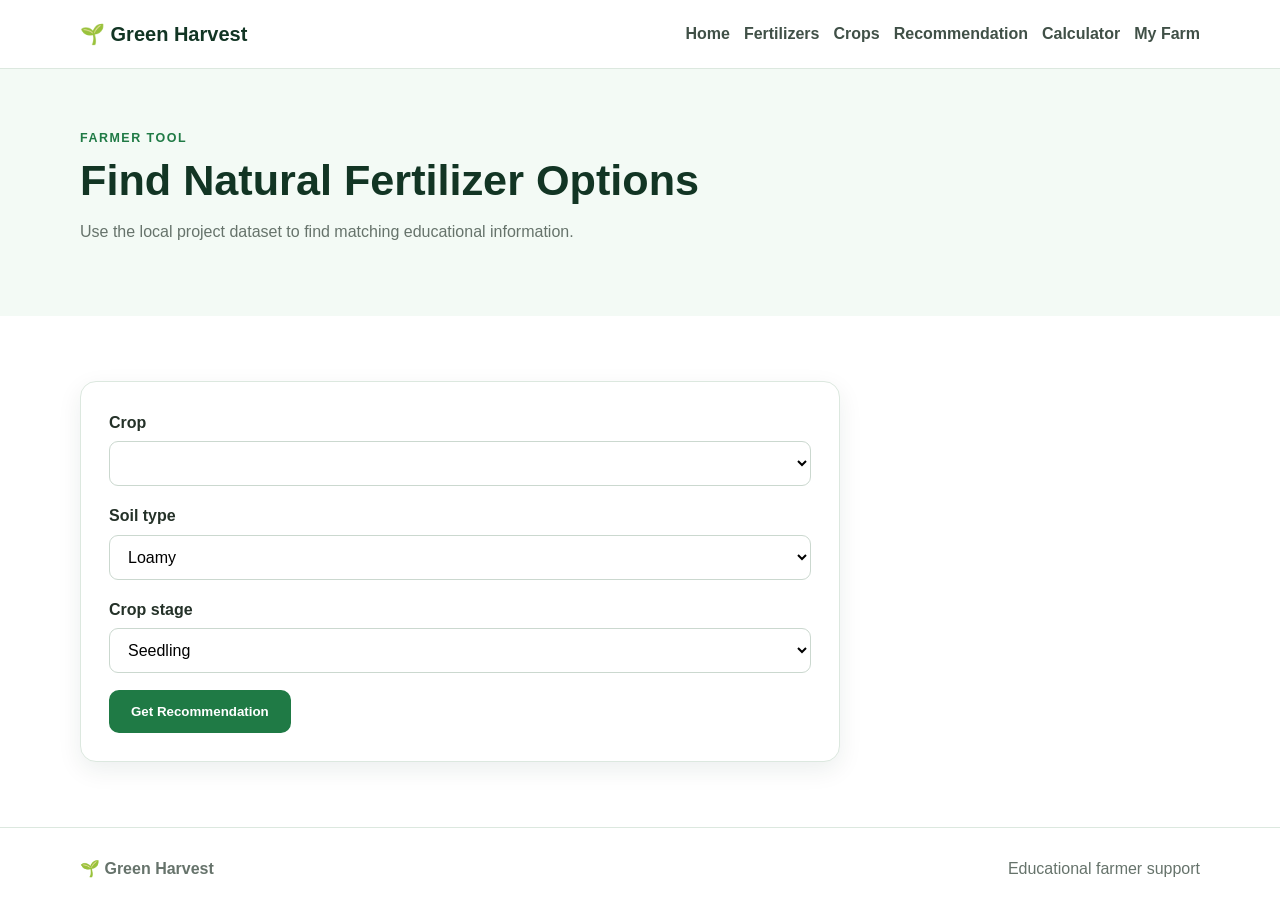
<file: pages/recommendation.html>
<!DOCTYPE html><html lang="en"><head><meta charset="UTF-8"><meta name="viewport" content="width=device-width,initial-scale=1.0"><title>Recommendation | Green Harvest</title><link rel="stylesheet" href="../css/style.css"></head><body><header class="site-header"><div class="container nav"><a class="brand" href="../index.html">🌱 Green Harvest</a><button class="menu-toggle" id="menuToggle">☰</button><nav id="mainNav"><a href="../index.html">Home</a><a href="fertilizers.html">Fertilizers</a><a href="crops.html">Crops</a><a href="recommendation.html">Recommendation</a><a href="calculator.html">Calculator</a><a href="dashboard.html">My Farm</a></nav></div></header><section class="page-head"><div class="container"><span class="eyebrow">FARMER TOOL</span><h1>Find Natural Fertilizer Options</h1><p class="muted">Use the local project dataset to find matching educational information.</p></div></section><main class="section"><div class="container"><div class="form-card"><div class="field"><label for="crop">Crop</label><select id="crop" class="select"></select></div><div class="field"><label for="soil">Soil type</label><select id="soil" class="select"><option>Loamy</option><option>Sandy loam</option><option>Clay</option><option>Red soil</option><option>Alluvial</option></select></div><div class="field"><label for="stage">Crop stage</label><select id="stage" class="select"><option>Seedling</option><option>Vegetative</option><option>Flowering</option><option>Fruiting</option></select></div><button class="btn" id="recommend">Get Recommendation</button><div id="result"></div></div></div></main><footer><div class="container footer"><strong>🌱 Green Harvest</strong><span>Educational farmer support</span></div></footer><script src="../js/app.js"></script><script src="../js/data.js"></script><script>const cropSelect=document.getElementById("crop");cropSelect.innerHTML=crops.map(c=>'<option>'+c.name+'</option>').join("");document.getElementById("recommend").onclick=()=>{const c=crops.find(x=>x.name===cropSelect.value),soil=document.getElementById("soil").value,stage=document.getElementById("stage").value;const soilMatch=c.soil.includes(soil);document.getElementById("result").innerHTML='<div class="result"><h3>Suggested options for '+c.name+'</h3><p><strong>Soil:</strong> '+soil+' | <strong>Stage:</strong> '+stage+'</p><p>'+ (soilMatch?'The selected soil matches the stored crop profile.':'The selected soil is not listed in this sample crop profile; consider soil testing and local guidance.')+'</p><ul>'+c.fertilizers.map(x=>'<li>'+x+'</li>').join("")+'</ul><button class="btn" onclick="saveItem(\'recommendations\',{crop:\''+c.name+'\',soil:\''+soil+'\',stage:\''+stage+'\',options:'+JSON.stringify(c.fertilizers).replace(/"/g,"&quot;")+'})">Save Recommendation</button></div>')};</script></body></html>
</file>
<file: css/style.css>
:root{--green:#1f7a45;--dark:#123524;--light:#f3faf5;--earth:#8a5a35;--text:#243128;--muted:#66736b;--white:#fff;--border:#dce8df;--shadow:0 8px 24px rgba(18,53,36,.08)}*{box-sizing:border-box}html{scroll-behavior:smooth}body{margin:0;font-family:Arial,Helvetica,sans-serif;color:var(--text);background:#fff;line-height:1.6}a{text-decoration:none;color:inherit}.container{width:min(1120px,92%);margin:auto}.site-header{position:sticky;top:0;z-index:20;background:rgba(255,255,255,.97);border-bottom:1px solid var(--border)}.nav{min-height:68px;display:flex;align-items:center;justify-content:space-between;gap:20px}.brand{font-size:1.25rem;font-weight:800;color:var(--dark)}nav{display:flex;gap:14px;align-items:center}nav a{font-weight:600;color:#405047}nav a:hover{color:var(--green)}.nav-cta{background:var(--green);color:#fff!important;padding:8px 12px;border-radius:8px}.menu-toggle{display:none;border:0;background:var(--light);font-size:1.4rem;padding:8px;border-radius:8px}.hero{background:linear-gradient(135deg,#eef9f0,#fff);padding:80px 0}.hero-grid{display:grid;grid-template-columns:1.35fr .75fr;gap:50px;align-items:center}.eyebrow{font-size:.78rem;font-weight:800;letter-spacing:1.5px;color:var(--green)}h1{font-size:clamp(2.4rem,5vw,4.5rem);line-height:1.05;margin:12px 0 20px;color:var(--dark)}h2{font-size:2rem;line-height:1.2;margin:8px 0}h3{color:var(--dark);margin-bottom:8px}.hero p{font-size:1.12rem;color:var(--muted);max-width:680px}.actions{display:flex;gap:12px;flex-wrap:wrap;margin-top:25px}.btn{display:inline-block;background:var(--green);color:#fff;padding:12px 20px;border-radius:10px;font-weight:700;border:2px solid var(--green);cursor:pointer}.btn.secondary{background:#fff;color:var(--green)}.hero-card{background:#fff;padding:36px;border-radius:22px;box-shadow:var(--shadow);border:1px solid var(--border);text-align:center}.hero-icon{font-size:5rem}.text-link{color:var(--green);font-weight:800}.trust-row{display:flex;gap:16px;flex-wrap:wrap;margin-top:18px;color:var(--green);font-weight:700;font-size:.9rem}.section{padding:65px 0}.section.alt{background:var(--light)}.section-head{display:flex;justify-content:space-between;margin-bottom:25px}.cards{display:grid;grid-template-columns:repeat(4,1fr);gap:18px}.card{padding:24px;background:#fff;border:1px solid var(--border);border-radius:16px;box-shadow:var(--shadow);transition:.2s}.card:hover{transform:translateY(-3px);border-color:#b9d8c2}.card p{color:var(--muted)}.icon{font-size:2rem}.stats{display:grid;grid-template-columns:repeat(4,1fr);gap:18px}.stats div{background:#fff;border:1px solid var(--border);border-radius:14px;padding:25px;text-align:center}.stats strong{display:block;font-size:2rem}.stats span{font-weight:700;color:var(--dark)}.notice{background:#fff8e8;border-left:5px solid #c58b2c;padding:22px;border-radius:10px}.notice p{margin:0}.page-head{background:var(--light);padding:55px 0}.page-head h1{font-size:2.7rem;margin:8px 0}.toolbar{display:flex;gap:12px;flex-wrap:wrap;margin:25px 0}.input,.select{width:100%;padding:12px 14px;border:1px solid #cbd8cf;border-radius:9px;font:inherit;background:#fff}.toolbar .input{max-width:480px}.grid{display:grid;grid-template-columns:repeat(3,1fr);gap:18px}.item-card{border:1px solid var(--border);border-radius:15px;padding:22px;background:#fff;box-shadow:var(--shadow)}.tag{display:inline-block;background:#e8f5eb;color:var(--green);padding:4px 9px;border-radius:99px;font-size:.8rem;font-weight:700}.muted{color:var(--muted)}.form-card{max-width:760px;background:#fff;border:1px solid var(--border);padding:28px;border-radius:16px;box-shadow:var(--shadow)}.field{margin-bottom:17px}.field label{display:block;font-weight:700;margin-bottom:6px}.result{margin-top:22px;background:var(--light);border:1px solid #cfe5d5;border-radius:12px;padding:20px}.result ul{margin-bottom:0}.empty{padding:35px;text-align:center;color:var(--muted);border:1px dashed #cbd8cf;border-radius:12px}.two-col{display:grid;grid-template-columns:1fr 1fr;gap:25px}.split{display:grid;grid-template-columns:1fr 1fr;gap:40px;align-items:center}.feature-list{display:grid;gap:12px}.feature-list div{background:#fff;padding:18px;border-radius:12px;border:1px solid var(--border)}.feature-list span{display:block;margin-left:30px;color:var(--muted)}.footer{min-height:80px;display:flex;justify-content:space-between;align-items:center;color:var(--muted)}footer{border-top:1px solid var(--border)}.small{font-size:.9rem}.danger{color:#a33}.success{color:#1f7a45;font-weight:700}.hidden{display:none!important}.toast{position:fixed;right:20px;bottom:20px;background:var(--dark);color:#fff;padding:13px 18px;border-radius:10px;z-index:100;box-shadow:var(--shadow)}@media(max-width:1000px){nav{gap:9px;font-size:.9rem}}@media(max-width:850px){nav{display:none;position:absolute;top:68px;left:0;right:0;background:#fff;padding:15px 4%;border-bottom:1px solid var(--border);flex-direction:column;align-items:flex-start}.menu-toggle{display:block}.hero-grid,.two-col,.split{grid-template-columns:1fr}.cards,.grid,.stats{grid-template-columns:repeat(2,1fr)}}@media(max-width:560px){.hero{padding:55px 0}.cards,.grid,.stats{grid-template-columns:1fr}.footer{flex-direction:column;justify-content:center;gap:5px}.page-head h1{font-size:2.2rem}}\n.page-hero{padding:55px 0 35px;background:linear-gradient(135deg,#eef9ee,#f8fff8)}.analysis-grid{display:grid;grid-template-columns:1fr 1fr;gap:24px}.panel{background:#fff;border:1px solid #e3ebe3;border-radius:18px;padding:24px;box-shadow:0 8px 24px rgba(30,70,30,.06)}.panel label{display:block;font-weight:600;margin:14px 0}.panel input,.panel select{display:block;width:100%;padding:12px;margin-top:7px;border:1px solid #ccd8cc;border-radius:10px;font:inherit}.metric-grid{display:grid;grid-template-columns:1fr 1fr;gap:12px}.metric{background:#f4faf4;border-radius:12px;padding:15px}.metric span{display:block;font-size:.85rem;color:#647264}.metric strong{display:block;font-size:1.2rem;margin-top:5px}.result-note{margin-top:18px;padding:14px;border-radius:10px;background:#eef8ee}.table-wrap{overflow:auto}.table-wrap table{width:100%;border-collapse:collapse;background:#fff}.table-wrap th,.table-wrap td{padding:12px;border-bottom:1px solid #e4eae4;text-align:left}.product-card p{color:#596559}.product-card .btn{display:inline-block;margin-top:8px}@media(max-width:800px){.analysis-grid{grid-template-columns:1fr}}
</file>
